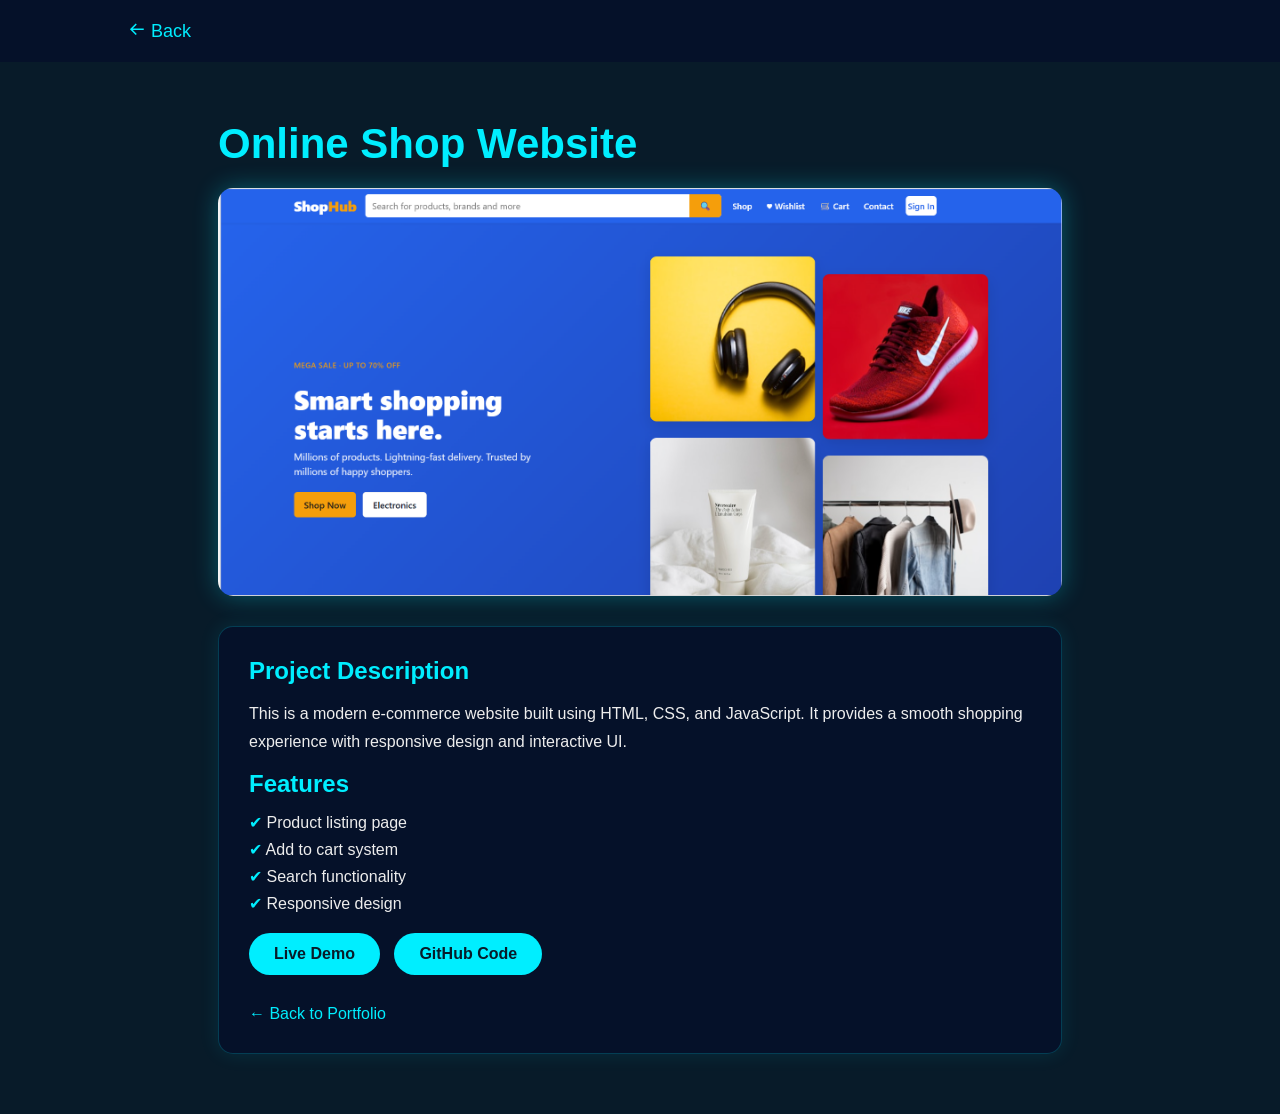
<file: project1.html>
<!DOCTYPE html>
<html lang="en">
<head>
<meta charset="UTF-8">
<meta name="viewport" content="width=device-width, initial-scale=1.0">
<title>Project Details</title>

<link href="https://unpkg.com/boxicons@2.1.4/css/boxicons.min.css" rel="stylesheet">

<style>
*{
  margin:0;
  padding:0;
  box-sizing:border-box;
  font-family:'Poppins',sans-serif;
}

body{
  background:#081b29;
  color:#ededed;
}

/* HEADER */
.header{
  position:fixed;
  top:0;
  width:100%;
  padding:20px 10%;
  background:#051129;
  display:flex;
  justify-content:space-between;
  z-index:100;
}

.header a{
  color:#0ef;
  text-decoration:none;
  font-size:18px;
}

/* MAIN */
.container{
  padding:120px 10% 60px;
  max-width:1100px;
  margin:auto;
}

/* TITLE */
.title{
  font-size:42px;
  color:#0ef;
  margin-bottom:20px;
}

/* IMAGE */
.project-img{
  width:100%;
  border-radius:15px;
  overflow:hidden;
  box-shadow:0 0 25px rgba(0,238,255,0.3);
}

.project-img img{
  width:100%;
  display:block;
}

/* CARD */
.card{
  margin-top:30px;
  padding:30px;
  background:#051129;
  border-radius:15px;
  border:1px solid rgba(0,238,255,0.2);
  box-shadow:0 0 20px rgba(0,238,255,0.1);
}

/* TEXT */
.card h2{
  color:#0ef;
  margin-bottom:15px;
}

.card p{
  line-height:1.7;
  margin-bottom:15px;
}

/* FEATURES */
.features{
  margin-top:10px;
}

.features li{
  margin:8px 0;
  list-style:none;
}

.features li::before{
  content:"✔ ";
  color:#0ef;
}

/* BUTTONS */
.buttons{
  margin-top:20px;
}

.btn{
  display:inline-block;
  padding:12px 25px;
  margin-right:10px;
  background:#0ef;
  color:#081b29;
  border-radius:30px;
  text-decoration:none;
  font-weight:600;
  transition:.3s;
}

.btn:hover{
  box-shadow:0 0 20px #0ef;
  transform:translateY(-3px);
}

/* BACK */
.back{
  display:inline-block;
  margin-top:30px;
  color:#0ef;
  text-decoration:none;
}

/* RESPONSIVE */
@media(max-width:900px){
  .header{
    padding:18px 6%;
  }
  .container{
    padding:110px 6% 40px;
  }
  .title{
    font-size:34px;
  }
  .card{
    padding:24px;
  }
  .buttons{
    display:flex;
    flex-direction:column;
    gap:12px;
  }
  .btn{
    width:100%;
    margin-right:0;
    text-align:center;
  }
  .back{
    display:block;
    margin-top:25px;
  }
}

@media(max-width:600px){
  .header{
    padding:16px 4%;
  }
  .title{
    font-size:28px;
  }
  .container{
    padding:100px 4% 30px;
  }
  .card{
    padding:20px;
  }
  .btn{
    padding:12px 18px;
  }
}
</style>
</head>

<body>

<!-- HEADER -->
<header class="header">
  <a href="index.html"><i class='bx bx-arrow-back'></i> Back</a>
</header>

<!-- CONTENT -->
<div class="container">

  <h1 class="title">Online Shop Website</h1>

  <div class="project-img">
    <img src="p1.png" alt="Project Image">
  </div>

  <div class="card">
    <h2>Project Description</h2>
    <p>
      This is a modern e-commerce website built using HTML, CSS, and JavaScript.
      It provides a smooth shopping experience with responsive design and interactive UI.
    </p>

    <h2>Features</h2>
    <ul class="features">
      <li>Product listing page</li>
      <li>Add to cart system</li>
      <li>Search functionality</li>
      <li>Responsive design</li>
    </ul>

    <div class="buttons">
      <a href="#" class="btn">Live Demo</a>
      <a href="https://github.com/jeroneakash182-pixel" class="btn">GitHub Code</a>
    </div>

    <a href="index.html" class="back">← Back to Portfolio</a>
  </div>

</div>

</body>
</html>
</file>
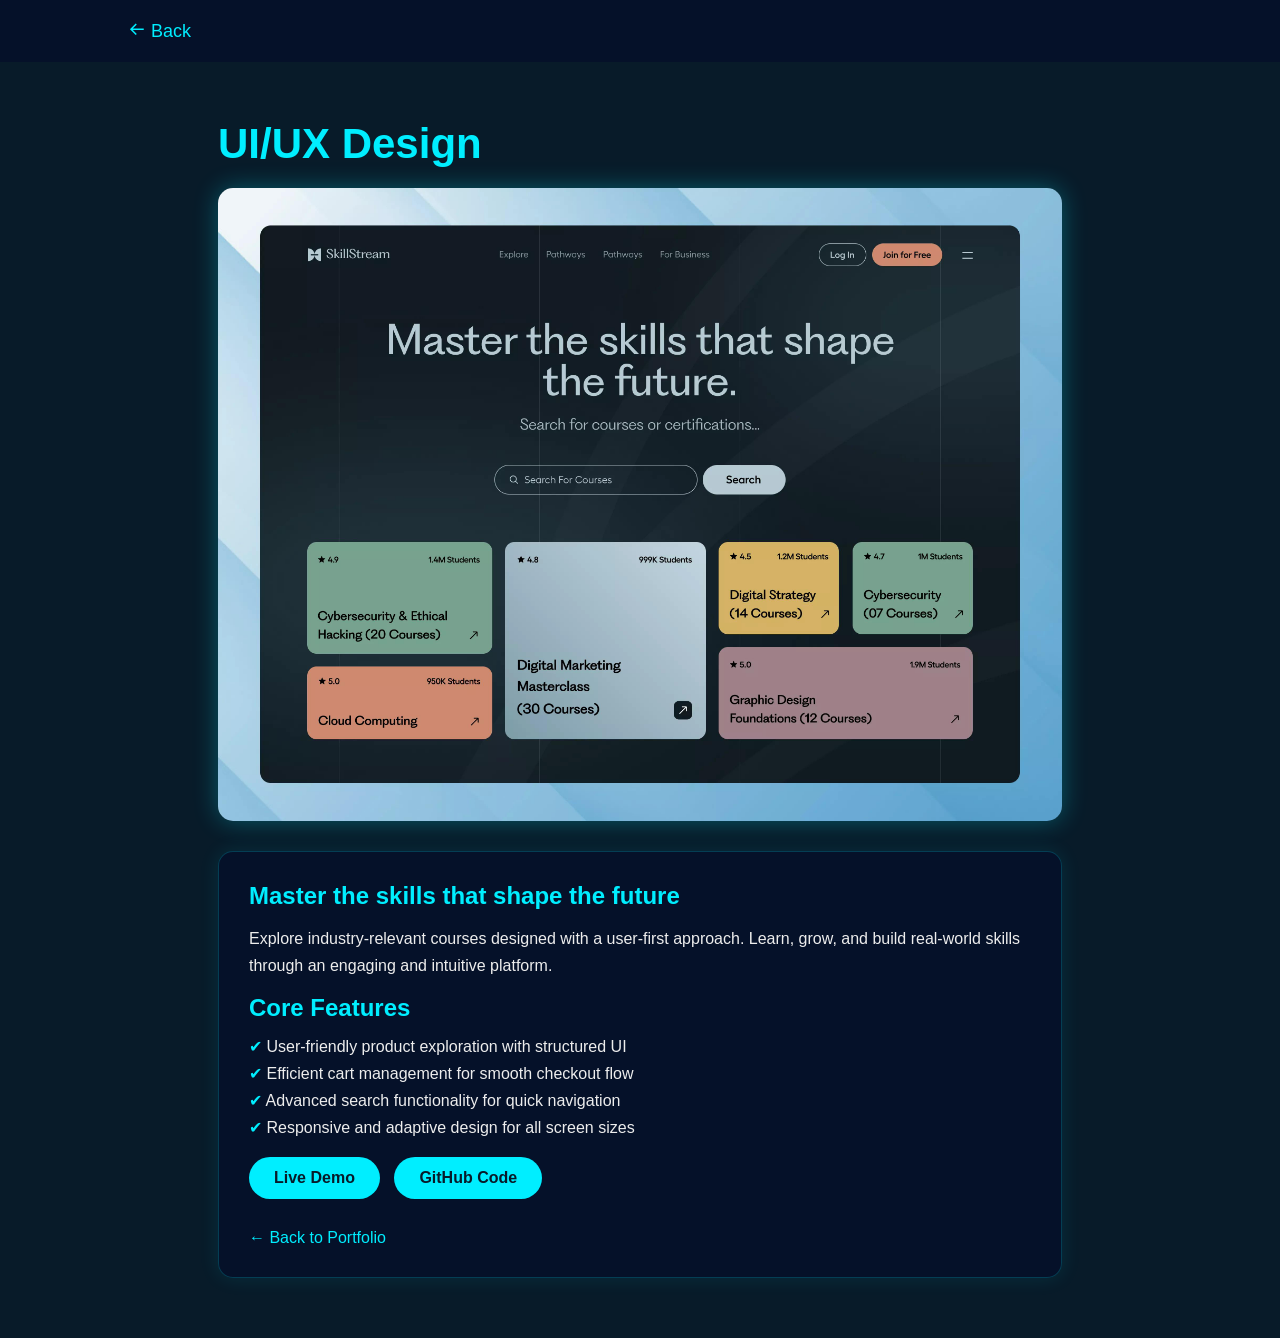
<file: project2.html>
<!DOCTYPE html>
<html lang="en">
<head>
<meta charset="UTF-8">
<meta name="viewport" content="width=device-width, initial-scale=1.0">
<title>Project Details</title>

<link href="https://unpkg.com/boxicons@2.1.4/css/boxicons.min.css" rel="stylesheet">

<style>
*{
  margin:0;
  padding:0;
  box-sizing:border-box;
  font-family:'Poppins',sans-serif;
}

body{
  background:#081b29;
  color:#ededed;
}

/* HEADER */
.header{
  position:fixed;
  top:0;
  width:100%;
  padding:20px 10%;
  background:#051129;
  display:flex;
  justify-content:space-between;
  z-index:100;
}

.header a{
  color:#0ef;
  text-decoration:none;
  font-size:18px;
}

/* MAIN */
.container{
  padding:120px 10% 60px;
  max-width:1100px;
  margin:auto;
}

/* TITLE */
.title{
  font-size:42px;
  color:#0ef;
  margin-bottom:20px;
}

/* IMAGE */
.project-img{
  width:100%;
  border-radius:15px;
  overflow:hidden;
  box-shadow:0 0 25px rgba(0,238,255,0.3);
}

.project-img img{
  width:100%;
  display:block;
}

/* CARD */
.card{
  margin-top:30px;
  padding:30px;
  background:#051129;
  border-radius:15px;
  border:1px solid rgba(0,238,255,0.2);
  box-shadow:0 0 20px rgba(0,238,255,0.1);
}

/* TEXT */
.card h2{
  color:#0ef;
  margin-bottom:15px;
}

.card p{
  line-height:1.7;
  margin-bottom:15px;
}

/* FEATURES */
.features{
  margin-top:10px;
}

.features li{
  margin:8px 0;
  list-style:none;
}

.features li::before{
  content:"✔ ";
  color:#0ef;
}

/* BUTTONS */
.buttons{
  margin-top:20px;
}

.btn{
  display:inline-block;
  padding:12px 25px;
  margin-right:10px;
  background:#0ef;
  color:#081b29;
  border-radius:30px;
  text-decoration:none;
  font-weight:600;
  transition:.3s;
}

.btn:hover{
  box-shadow:0 0 20px #0ef;
  transform:translateY(-3px);
}

/* BACK */
.back{
  display:inline-block;
  margin-top:30px;
  color:#0ef;
  text-decoration:none;
}

/* RESPONSIVE */
@media(max-width:900px){
  .header{
    padding:18px 6%;
  }
  .container{
    padding:110px 6% 40px;
  }
  .title{
    font-size:34px;
  }
  .card{
    padding:24px;
  }
  .buttons{
    display:flex;
    flex-direction:column;
    gap:12px;
  }
  .btn{
    width:100%;
    margin-right:0;
    text-align:center;
  }
  .back{
    display:block;
    margin-top:25px;
  }
}

@media(max-width:600px){
  .header{
    padding:16px 4%;
  }
  .title{
    font-size:28px;
  }
  .container{
    padding:100px 4% 30px;
  }
  .card{
    padding:20px;
  }
  .btn{
    padding:12px 18px;
  }
}
</style>
</head>

<body>

<!-- HEADER -->
<header class="header">
  <a href="index.html"><i class='bx bx-arrow-back'></i> Back</a>
</header>

<!-- CONTENT -->
<div class="container">

  <h1 class="title">UI/UX Design</h1>

  <div class="project-img">
    <img src="jj.jpeg" alt="Project Image">
  </div>

  <div class="card">
    <h2>Master the skills that shape the future</h2>

<p>
  Explore industry-relevant courses designed with a user-first approach. 
  Learn, grow, and build real-world skills through an engaging and intuitive platform.
</p>

    <h2>Core Features</h2>
<ul class="features">
  <li>User-friendly product exploration with structured UI</li>
  <li>Efficient cart management for smooth checkout flow</li>
  <li>Advanced search functionality for quick navigation</li>
  <li>Responsive and adaptive design for all screen sizes</li>
</ul>

    <div class="buttons">
      <a href="#" class="btn">Live Demo</a>
      <a href="https://github.com/jeroneakash182-pixel" class="btn">GitHub Code</a>
    </div>

    <a href="index.html" class="back">← Back to Portfolio</a>
  </div>

</div>

</body>
</html>
</file>
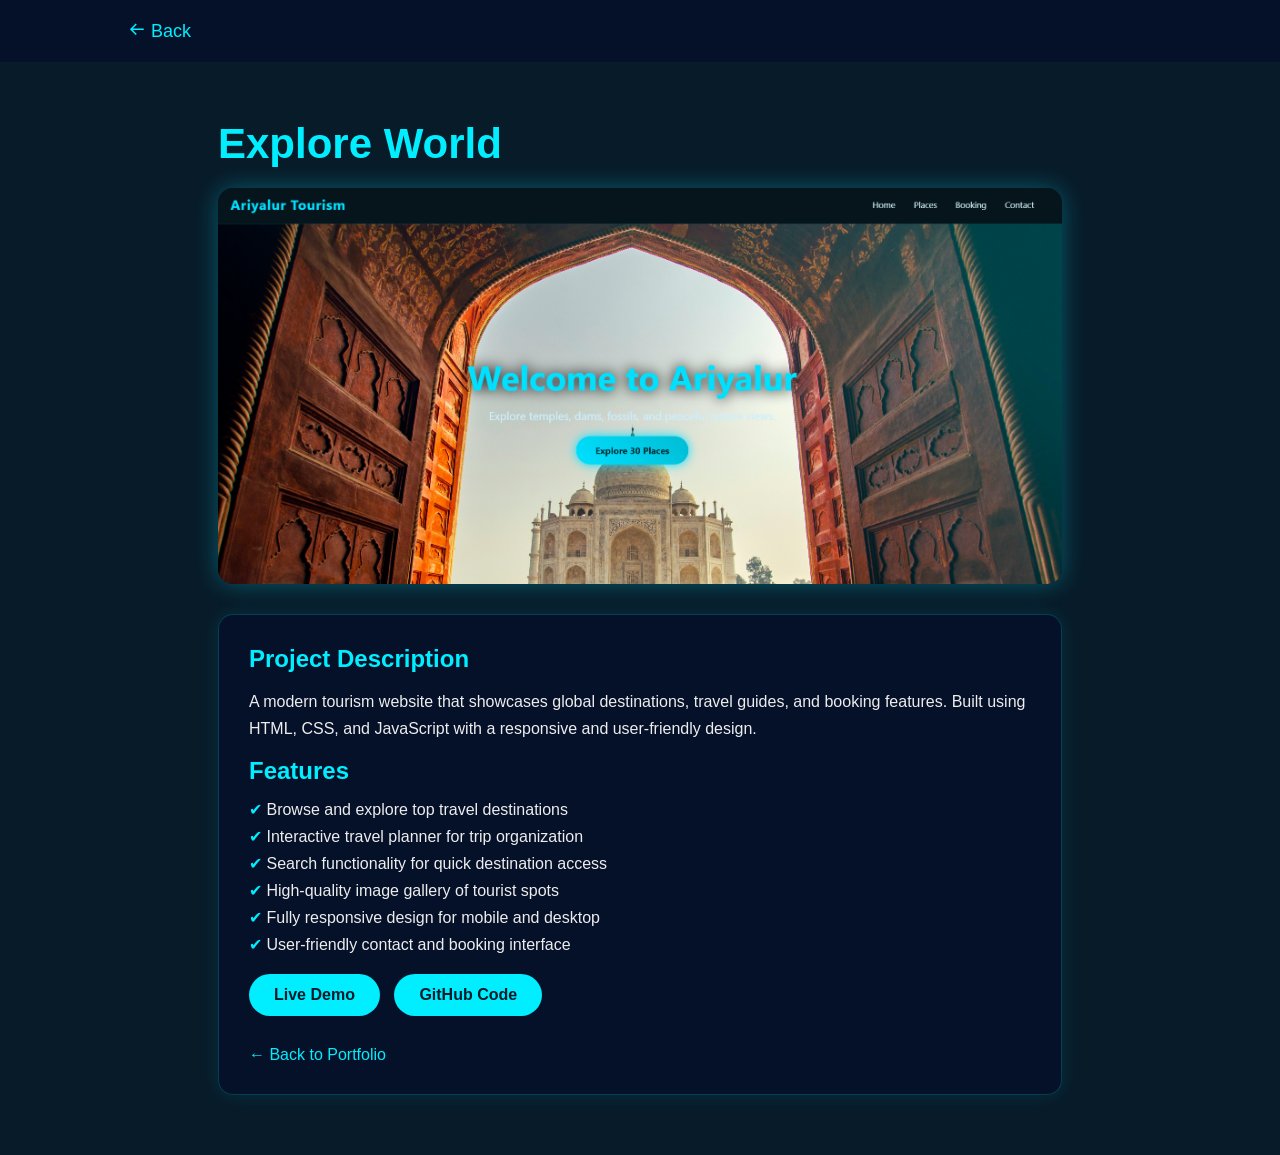
<file: project3.html>
<!DOCTYPE html>
<html lang="en">
<head>
<meta charset="UTF-8">
<meta name="viewport" content="width=device-width, initial-scale=1.0">
<title>Project Details</title>

<link href="https://unpkg.com/boxicons@2.1.4/css/boxicons.min.css" rel="stylesheet">

<style>
*{
  margin:0;
  padding:0;
  box-sizing:border-box;
  font-family:'Poppins',sans-serif;
}

body{
  background:#081b29;
  color:#ededed;
}

/* HEADER */
.header{
  position:fixed;
  top:0;
  width:100%;
  padding:20px 10%;
  background:#051129;
  display:flex;
  justify-content:space-between;
  z-index:100;
}

.header a{
  color:#0ef;
  text-decoration:none;
  font-size:18px;
}

/* MAIN */
.container{
  padding:120px 10% 60px;
  max-width:1100px;
  margin:auto;
}

/* TITLE */
.title{
  font-size:42px;
  color:#0ef;
  margin-bottom:20px;
}

/* IMAGE */
.project-img{
  width:100%;
  border-radius:15px;
  overflow:hidden;
  box-shadow:0 0 25px rgba(0,238,255,0.3);
}

.project-img img{
  width:100%;
  display:block;
}

/* CARD */
.card{
  margin-top:30px;
  padding:30px;
  background:#051129;
  border-radius:15px;
  border:1px solid rgba(0,238,255,0.2);
  box-shadow:0 0 20px rgba(0,238,255,0.1);
}

/* TEXT */
.card h2{
  color:#0ef;
  margin-bottom:15px;
}

.card p{
  line-height:1.7;
  margin-bottom:15px;
}

/* FEATURES */
.features{
  margin-top:10px;
}

.features li{
  margin:8px 0;
  list-style:none;
}

.features li::before{
  content:"✔ ";
  color:#0ef;
}

/* BUTTONS */
.buttons{
  margin-top:20px;
}

.btn{
  display:inline-block;
  padding:12px 25px;
  margin-right:10px;
  background:#0ef;
  color:#081b29;
  border-radius:30px;
  text-decoration:none;
  font-weight:600;
  transition:.3s;
}

.btn:hover{
  box-shadow:0 0 20px #0ef;
  transform:translateY(-3px);
}

/* BACK */
.back{
  display:inline-block;
  margin-top:30px;
  color:#0ef;
  text-decoration:none;
}

/* RESPONSIVE */
@media(max-width:900px){
  .header{
    padding:18px 6%;
  }
  .container{
    padding:110px 6% 40px;
  }
  .title{
    font-size:34px;
  }
  .card{
    padding:24px;
  }
  .buttons{
    display:flex;
    flex-direction:column;
    gap:12px;
  }
  .btn{
    width:100%;
    margin-right:0;
    text-align:center;
  }
  .back{
    display:block;
    margin-top:25px;
  }
}

@media(max-width:600px){
  .header{
    padding:16px 4%;
  }
  .title{
    font-size:28px;
  }
  .container{
    padding:100px 4% 30px;
  }
  .card{
    padding:20px;
  }
  .btn{
    padding:12px 18px;
  }
}
</style>
</head>

<body>

<!-- HEADER -->
<header class="header">
  <a href="index.html"><i class='bx bx-arrow-back'></i> Back</a>
</header>

<!-- CONTENT -->
<div class="container">

  <h1 class="title">Explore World</h1>

  <div class="project-img">
    <img src="p3.png" alt="Project Image">
  </div>

  <div class="card">
    <h2>Project Description</h2>
    <p>
      A modern tourism website that showcases global destinations, travel guides, and booking features. Built using HTML, CSS, and JavaScript with a responsive and user-friendly design.
    </p>

    <h2>Features</h2>
<ul class="features">
  <li>Browse and explore top travel destinations</li>
  <li>Interactive travel planner for trip organization</li>
  <li>Search functionality for quick destination access</li>
  <li>High-quality image gallery of tourist spots</li>
  <li>Fully responsive design for mobile and desktop</li>
  <li>User-friendly contact and booking interface</li>
</ul>
    <div class="buttons">
      <a href="#" class="btn">Live Demo</a>
      <a href="https://github.com/jeroneakash182-pixel" class="btn">GitHub Code</a>
    </div>

    <a href="index.html" class="back">← Back to Portfolio</a>
  </div>

</div>

</body>
</html>
</file>
